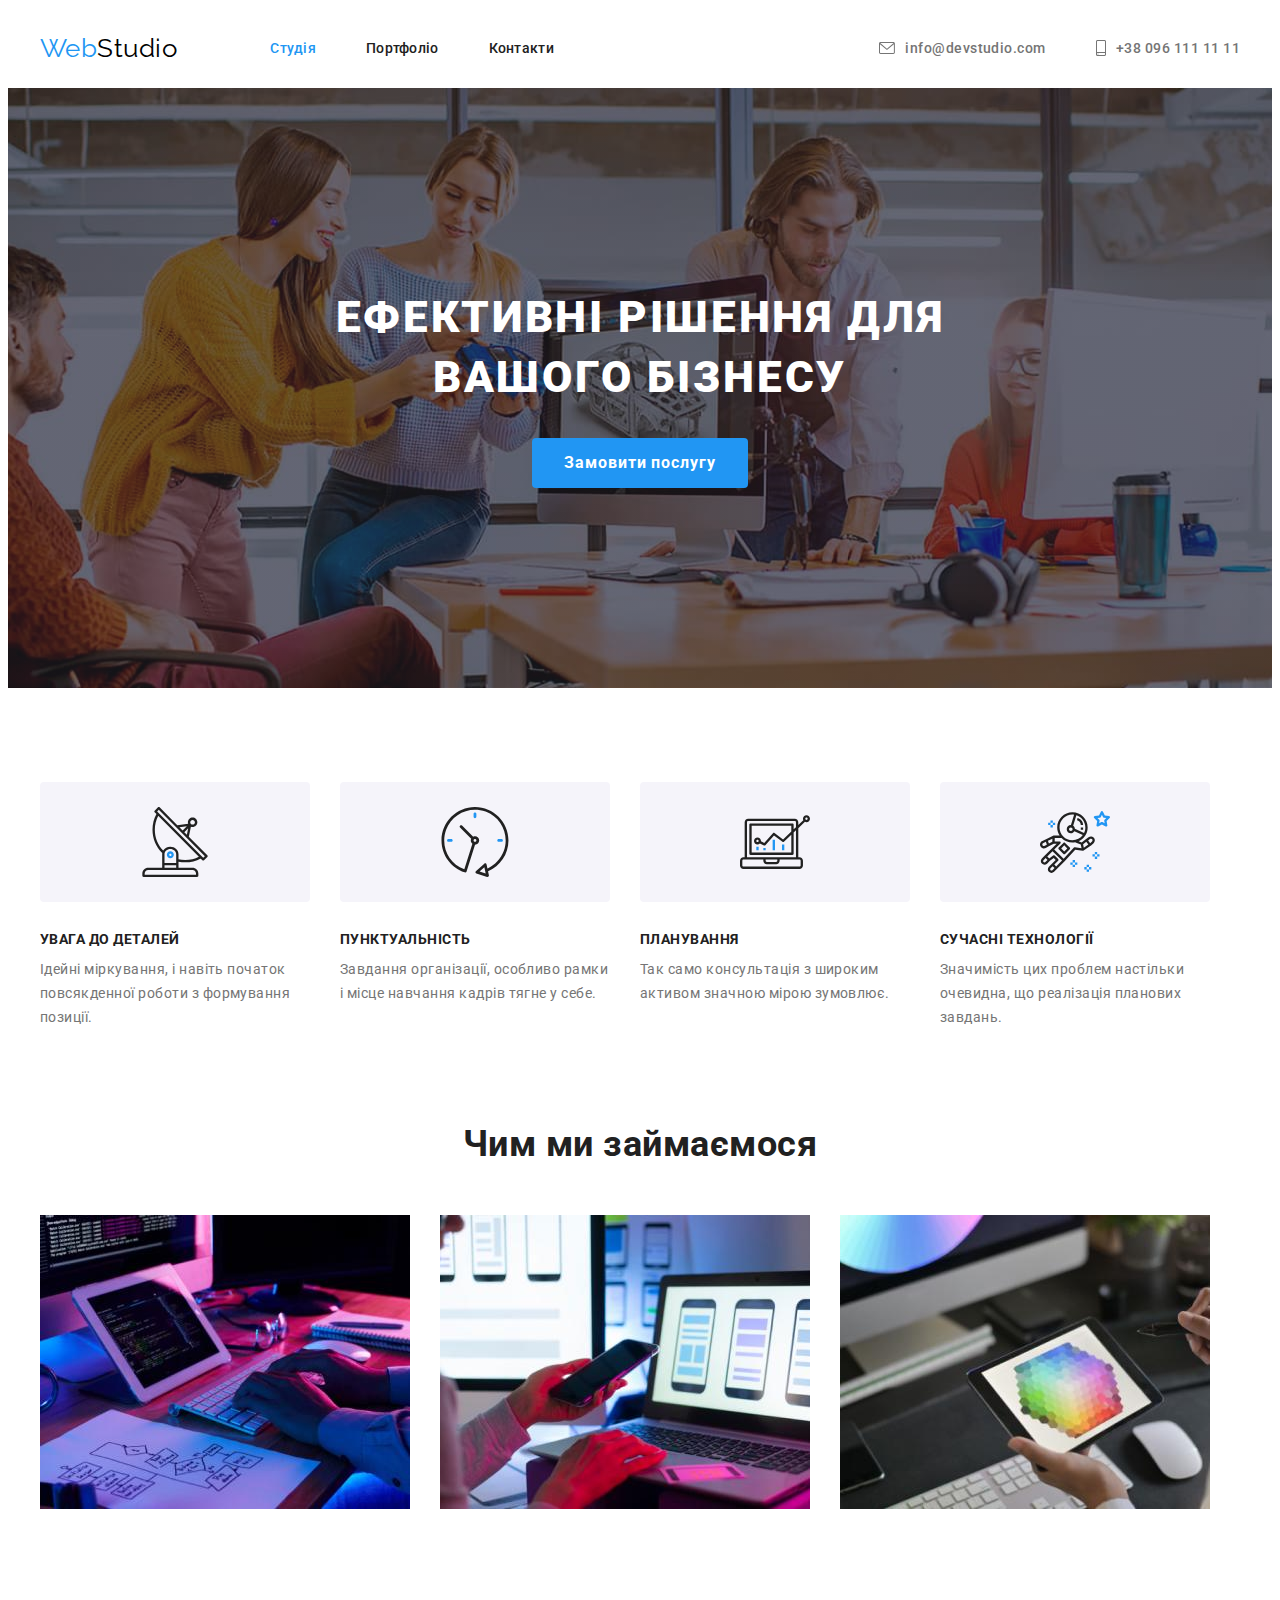
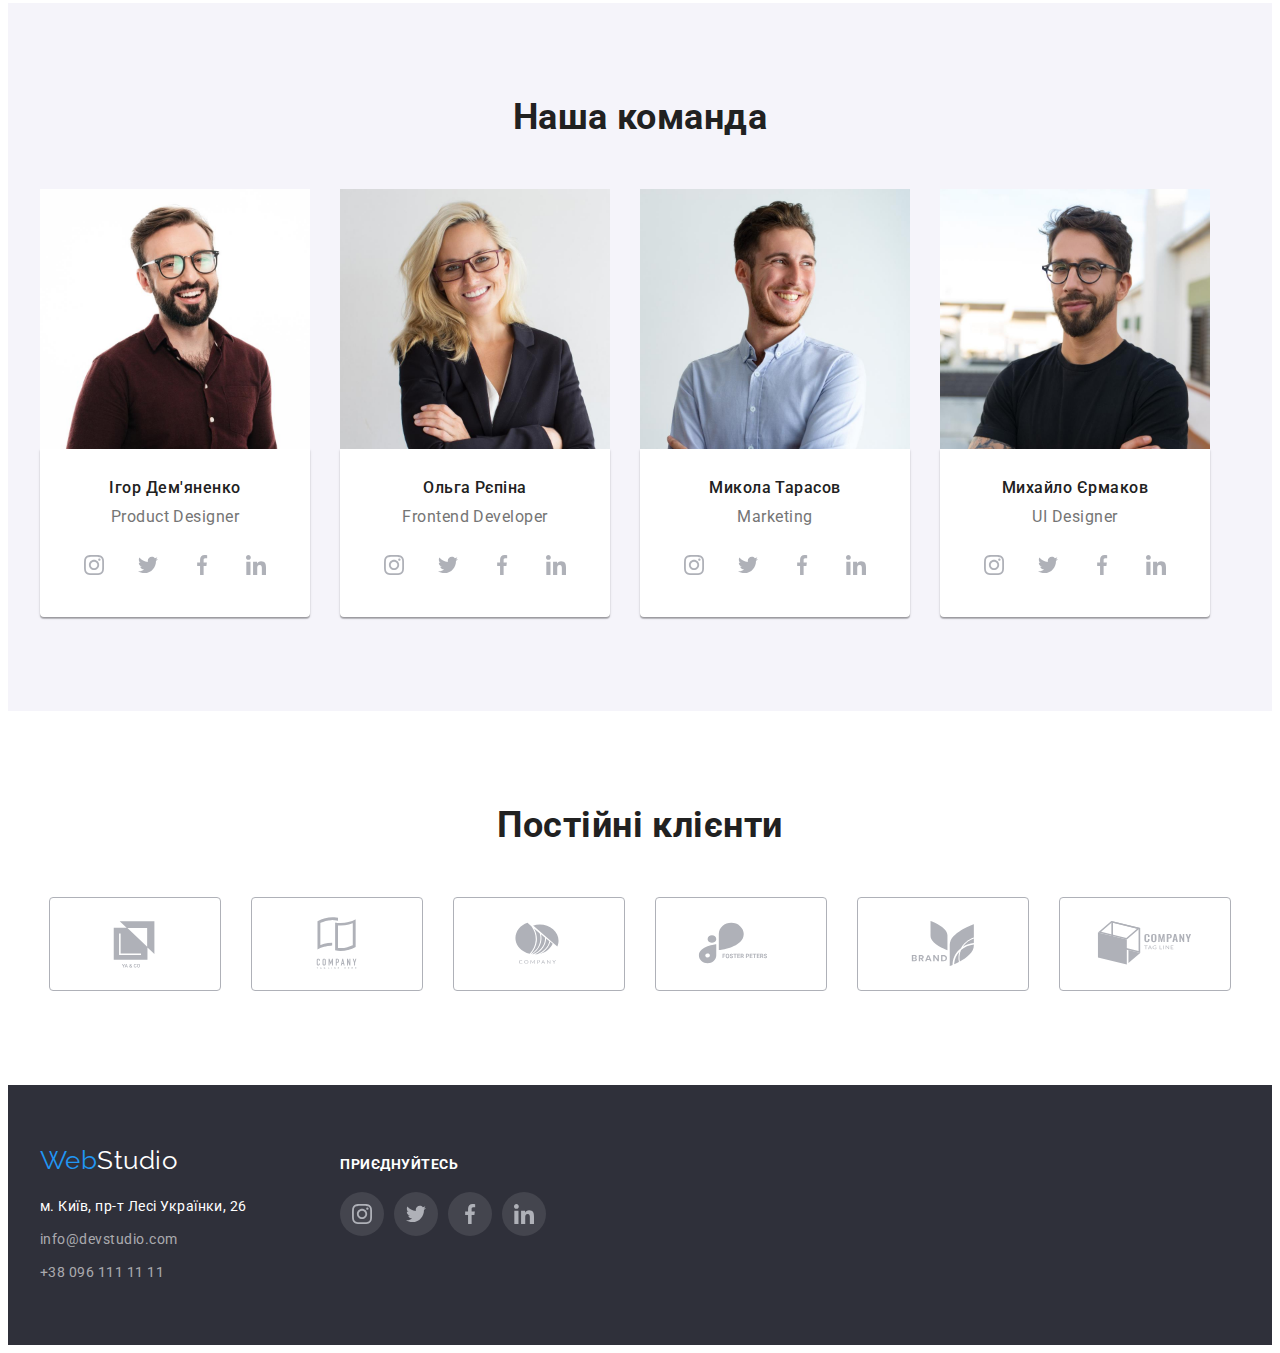
<file: index.html>
<!DOCTYPE html>
<html lang="uk">

<head>
    <meta charset="UTF-8">
    <meta http-equiv="X-UA-Compatible" content="IE=edge">
    <meta name="viewport" content="width=device-width, initial-scale=1.0">
    <title>Web Studio</title>
    <link href="https://fonts.googleapis.com/css2?family=Raleway:wght@700&family=Roboto:wght@400;500;700;900&display=swap" rel="stylesheet">
    <link rel="stylesheet" href="https://cdnjs.cloudflare.com/ajax/libs/modern-normalize/1.1.0/modern-normalize.min.css"
        integrity="sha512-wpPYUAdjBVSE4KJnH1VR1HeZfpl1ub8YT/NKx4PuQ5NmX2tKuGu6U/JRp5y+Y8XG2tV+wKQpNHVUX03MfMFn9Q=="
        crossorigin="anonymous" referrerpolicy="no-referrer" />   
    <link rel="stylesheet" href="./css/styles.css">
</head>

<body>
    <header>
            <div class="container top">
                <a href="./index.html" class="logo link">Web<span class="logo-top">Studio</span></a>
                <nav>
                    <ul class="list nav-item">
                        <li class="item"><a href="./index.html" class="nav link current">Студія</a></li>
                        <li class="item"><a href="./portfolio.html" class="nav link">Портфоліо</a></li>
                        <li class="item"><a href="#" class="nav link">Контакти</a></li>
                    </ul>
                </nav>
                <ul class="list contact-item">
                    <li class="item contact-group"> 
                        <a href="mailto:info@devstudio.com" class="contact link">
                            <svg class="envelop" width="16" height="12">
                                <use href="./images/symbol-defs.svg#icon-envelope">
                                </use>
                            </svg>
                            info@devstudio.com    
                        </a>
                    </li>
                    <li class="item contact-group"> 
                        <a href="tel:+380961111111" class="contact link">
                            <svg class="smartphone" width="10" height="16">
                                <use href="./images/symbol-defs.svg#icon-smartphone">
                                </use>
                            </svg>
                            +38 096 111 11 11
                        </a>
                    </li>
                </ul>
            </div>
    </header>
    <main>
        <section class="hero">
                <h1 class="hero-title">Ефективні рішення для вашого бізнесу</h1>
                <button type="button" class="main-button">Замовити послугу</button>
        </section>

        <section class="features-section">
            <div class="container">
                <h2 hidden>Переваги</h2>
                <ul class="list features-list">
                    <li class="features-item">
                        <div class="features-svg-group">
                            <svg class="features-icon">
                            <use href="./images/symbol-defs.svg#icon-antenna">
                            </use>
                        </svg>
                        </div>
                        <h3 class="features-title">УВАГА ДО ДЕТАЛЕЙ</h3>
                        <p class="features-text">Ідейні міркування, і навіть початок повсякденної роботи з формування
                            позиції.</p>
                    </li>
                    <li class="features-item">
                        <div class="features-svg-group">
                            <svg class="features-icon">
                            <use href="./images/symbol-defs.svg#icon-clock">
                            </use>
                        </svg>
                        </div>
                        <h3 class="features-title">ПУНКТУАЛЬНІСТЬ</h3>
                        <p class="features-text">Завдання організації, особливо рамки і місце навчання кадрів тягне у себе.
                        </p>
                    </li>
                    <li class="features-item">
                        <div class="features-svg-group">
                            <svg class="features-icon">
                            <use href="./images/symbol-defs.svg#icon-diagram">
                            </use>
                        </svg>
                        </div>
                        <h3 class="features-title">ПЛАНУВАННЯ</h3>
                        <p class="features-text">Так само консультація з широким активом значною мірою зумовлює.</p>
                    </li>
                    <li class="features-item">
                        <div class="features-svg-group">
                            <svg class="features-icon">
                            <use href="./images/symbol-defs.svg#icon-astronaut">
                            </use>
                        </svg>
                        </div>
                        <h3 class="features-title">СУЧАСНІ ТЕХНОЛОГІЇ</h3>
                        <p class="features-text">Значимість цих проблем настільки очевидна, що реалізація планових завдань.
                        </p>
                    </li>
                </ul>
            </div>
        </section>
        
        <section class="works">
            <div class="container">
                <h2 class="title">Чим ми займаємося</h2>
                <ul class="list works-list">
                    <li class="work-item"><img src="./images/computer.jpg" alt="Людина працює на комп'ютері" width="370" height="294">
                    </li>
                    <li class="work-item"><img src="./images/telephone.jpg" alt="Людина працює на телефоні" width="370" height="294">
                    </li>
                    <li class="work-item"><img src="./images/tablet.jpg" alt="Людина працює на планшеті" width="370" height="294"></li>
                </ul>
            </div>
        </section>
        
        <section class="team">
            <div class="container">
                <h2 class="title">Наша команда</h2>
                <ul class="list team-list">
                    <li>
                        <img src="./images/employee-1.jpg" alt="Усміхнений хлопець в окулярах та сорочці" width="270" height="260">
                            <div class="team-item">
                                <h3 class="team-title">Ігор Дем'яненко</h3>
                                <p lang="en" class="team-text">Product Designer</p>
                                <ul class="team-social-icon-list list">
                                    <li class="team-social-icon-item">
                                        <a href="" class="team-social-icon-link">
                                            <svg class="team-social-icon-svg">
                                                <use href="./images/symbol-defs.svg#icon-instagram"></use>
                                            </svg>
                                        </a>
                                    </li>
                                    <li class="team-social-icon-item">
                                        <a href="" class="team-social-icon-link">
                                            <svg class="team-social-icon-svg">
                                                <use href="./images/symbol-defs.svg#icon-twitter"></use>
                                            </svg>
                                        </a>
                                    </li>
                                    <li class="team-social-icon-item">
                                        <a href="" class="team-social-icon-link">
                                            <svg class="team-social-icon-svg">
                                                <use href="./images/symbol-defs.svg#icon-facebook"></use>
                                            </svg>
                                        </a>
                                    </li>
                                    <li class="team-social-icon-item">
                                        <a href="" class="team-social-icon-link">
                                            <svg class="team-social-icon-svg">
                                                <use href="./images/symbol-defs.svg#icon-linkedin"></use>
                                            </svg>
                                        </a>
                                    </li>
                                </ul>
                            </div>
                    </li>
                    <li>
                        <img src="./images/employee-2.jpg" alt="Усміхнена дівчина в окулярах та піджаку" width="270" height="260">
                            <div class="team-item">
                                <h3 class="team-title">Ольга Рєпіна</h3>
                                <p lang="en" class="team-text">Frontend Developer</p>
                                <ul class="team-social-icon-list list">
                                    <li class="team-social-icon-item">
                                        <a href="" class="team-social-icon-link">
                                            <svg class="team-social-icon-svg">
                                                <use href="./images/symbol-defs.svg#icon-instagram"></use>
                                            </svg>
                                        </a>
                                    </li>
                                    <li class="team-social-icon-item">
                                        <a href="" class="team-social-icon-link">
                                            <svg class="team-social-icon-svg">
                                                <use href="./images/symbol-defs.svg#icon-twitter"></use>
                                            </svg>
                                        </a>
                                    </li>
                                    <li class="team-social-icon-item">
                                        <a href="" class="team-social-icon-link">
                                            <svg class="team-social-icon-svg">
                                                <use href="./images/symbol-defs.svg#icon-facebook"></use>
                                            </svg>
                                        </a>
                                    </li>
                                    <li class="team-social-icon-item">
                                        <a href="" class="team-social-icon-link">
                                            <svg class="team-social-icon-svg">
                                                <use href="./images/symbol-defs.svg#icon-linkedin"></use>
                                            </svg>
                                        </a>
                                    </li>
                                </ul>
                            </div>    
                    </li>
                    <li>
                        <img src="./images/employee-3.jpg" alt="Усміхнений хлопець у сорочці" width="270" height="260">
                            <div class="team-item">
                                <h3 class="team-title">Микола Тарасов</h3>
                                <p lang="en" class="team-text">Marketing</p>
                                <ul class="team-social-icon-list list">
                                    <li class="team-social-icon-item">
                                        <a href="" class="team-social-icon-link">
                                            <svg class="team-social-icon-svg">
                                                <use href="./images/symbol-defs.svg#icon-instagram"></use>
                                            </svg>
                                        </a>
                                    </li>
                                    <li class="team-social-icon-item">
                                        <a href="" class="team-social-icon-link">
                                            <svg class="team-social-icon-svg">
                                                <use href="./images/symbol-defs.svg#icon-twitter"></use>
                                            </svg>
                                        </a>
                                    </li>
                                    <li class="team-social-icon-item">
                                        <a href="" class="team-social-icon-link">
                                            <svg class="team-social-icon-svg">
                                                <use href="./images/symbol-defs.svg#icon-facebook"></use>
                                            </svg>
                                        </a>
                                    </li>
                                    <li class="team-social-icon-item">
                                        <a href="" class="team-social-icon-link">
                                            <svg class="team-social-icon-svg">
                                                <use href="./images/symbol-defs.svg#icon-linkedin"></use>
                                            </svg>
                                        </a>
                                    </li>
                                </ul>
                            </div>
                    </li>
                    <li>
                        <img src="./images/employee-4.jpg" alt="Усміхнений хлопець в окулярах і футболці" width="270" height="260">
                            <div class="team-item">
                                <h3 class="team-title">Михайло Єрмаков</h3>
                                <p lang="en" class="team-text">UI Designer</p>
                                <ul class="team-social-icon-list list">
                                    <li class="team-social-icon-item">
                                        <a href="" class="team-social-icon-link">
                                            <svg class="team-social-icon-svg">
                                                <use href="./images/symbol-defs.svg#icon-instagram"></use>
                                            </svg>
                                        </a>
                                    </li>
                                    <li class="team-social-icon-item">
                                        <a href="" class="team-social-icon-link">
                                            <svg class="team-social-icon-svg">
                                                <use href="./images/symbol-defs.svg#icon-twitter"></use>
                                            </svg>
                                        </a>
                                    </li>
                                    <li class="team-social-icon-item">
                                        <a href="" class="team-social-icon-link">
                                            <svg class="team-social-icon-svg">
                                                <use href="./images/symbol-defs.svg#icon-facebook"></use>
                                            </svg>
                                        </a>
                                    </li>
                                    <li class="team-social-icon-item">
                                        <a href="" class="team-social-icon-link">
                                            <svg class="team-social-icon-svg">
                                                <use href="./images/symbol-defs.svg#icon-linkedin"></use>
                                            </svg>
                                        </a>
                                    </li>
                                </ul>
                            </div>
                    </li>
                </ul>
            </div>
        </section>

        <section class="clients-section">
            <div class="container">
                <h2 class="title">Постійні клієнти</h2>
                <ul class="clients-list list">
                    <li class="clients-item">
                        <a href="" class="clients-link">
                            <svg class="clients-icon">
                                <use href="./images/symbol-defs.svg#icon-group-1"></use>
                            </svg>
                        </a>
                    </li>
                    <li class="clients-item">
                        <a href="" class="clients-link">
                            <svg class="clients-icon">
                                <use href="./images/symbol-defs.svg#icon-group-2"></use>
                            </svg>
                        </a>
                    </li>
                    <li class="clients-item">
                        <a href="" class="clients-link">
                            <svg class="clients-icon">
                                <use href="./images/symbol-defs.svg#icon-group-3"></use>
                            </svg>
                        </a>
                    </li>
                    <li class="clients-item">
                        <a href="" class="clients-link">
                            <svg class="clients-icon">
                                <use href="./images/symbol-defs.svg#icon-group-4"></use>
                            </svg>
                        </a>
                    </li>
                    <li class="clients-item">
                        <a href="" class="clients-link">
                            <svg class="clients-icon">
                                <use href="./images/symbol-defs.svg#icon-group-5"></use>
                            </svg>
                        </a>
                    </li>
                    <li class="clients-item">
                        <a href="" class="clients-link">
                            <svg class="clients-icon">
                                <use href="./images/symbol-defs.svg#icon-group-6"></use>
                            </svg>
                        </a>
                    </li>
                </ul>
            </div>
        </section> 
    </main>
        <footer>
            <div class="container bottom">
                <div>
                    <a href="./index.html" class="logo link">Web<span class="logo-bottom">Studio</span></a>
                    <address>
                        <ul class="list">
                            <li class="address-item"><a href="https://goo.gl/maps/nYdjSxgxHVRN7o8v5" rel="noopener noreferrer nofollow"
                                    target="_blank" class="street link">м. Київ, пр-т Лесі Українки, 26</a></li>
                            <li class="address-item"><a href="mailto:info@devstudio.com" class="address link">info@devstudio.com</a></li>
                            <li class="address-item"><a href="tel:+380961111111" class="address link">+38 096 111 11 11</a></li>
                        </ul>
                    </address>
                </div>

                <div class="footer-socials">
                    <h2 class="footer-socials-title">приєднуйтесь</h2>
                    <ul class="footer-social-icon-list list">
                        <li class="footer-social-icon-item">
                            <a href="" class="footer-social-icon-link">
                                <svg class="footer-social-icon-svg">
                                    <use href="./images/symbol-defs.svg#icon-instagram"></use>
                                </svg>
                            </a>
                        </li>
                        <li class="footer-social-icon-item">
                            <a href="" class="footer-social-icon-link">
                                <svg class="footer-social-icon-svg">
                                    <use href="./images/symbol-defs.svg#icon-twitter"></use>
                                </svg>
                            </a>
                        </li>
                        <li class="footer-social-icon-item">
                            <a href="" class="footer-social-icon-link">
                                <svg class="footer-social-icon-svg">
                                    <use href="./images/symbol-defs.svg#icon-facebook"></use>
                                </svg>
                            </a>
                        </li>
                        <li class="footer-social-icon-item">
                            <a href="" class="footer-social-icon-link">
                                <svg class="footer-social-icon-svg">
                                    <use href="./images/symbol-defs.svg#icon-linkedin"></use>
                                </svg>
                            </a>
                        </li>
                    </ul>
                </div>
            </div>
        </footer>
</body>

</html>
</file>
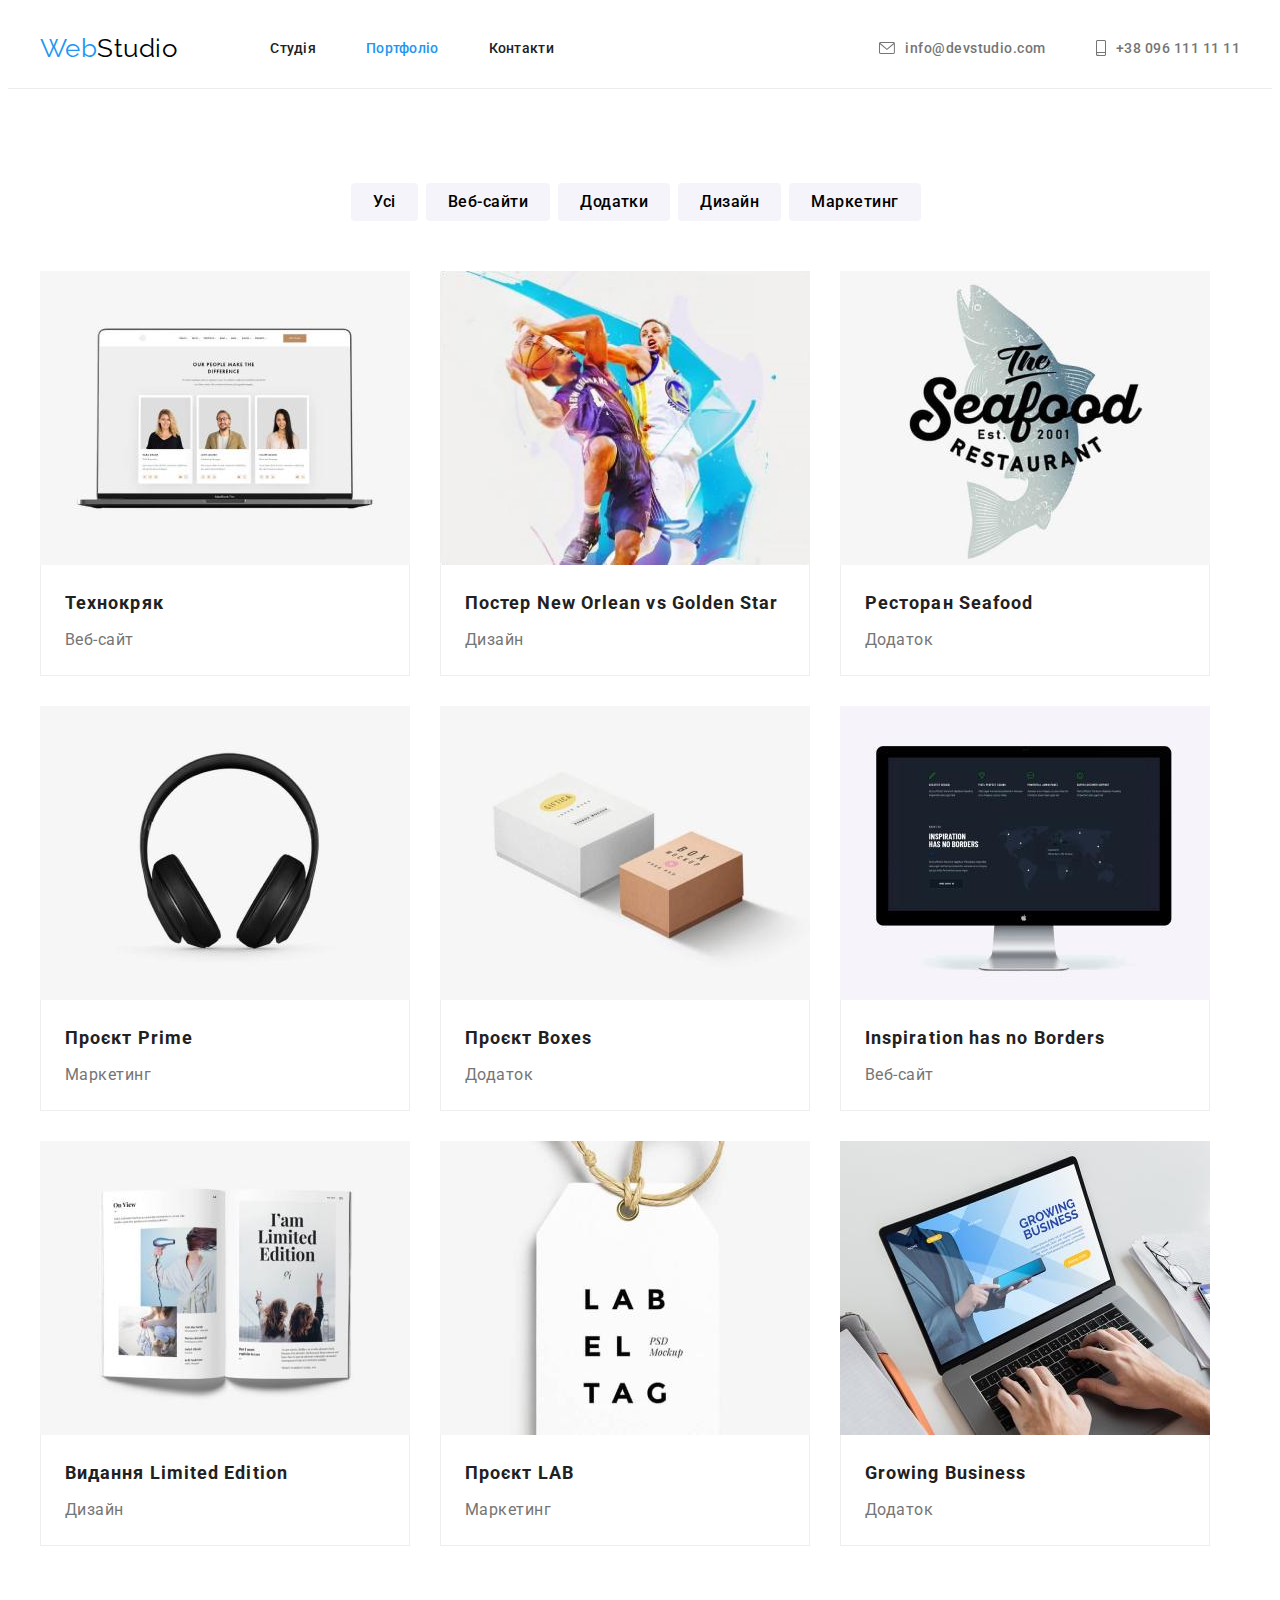
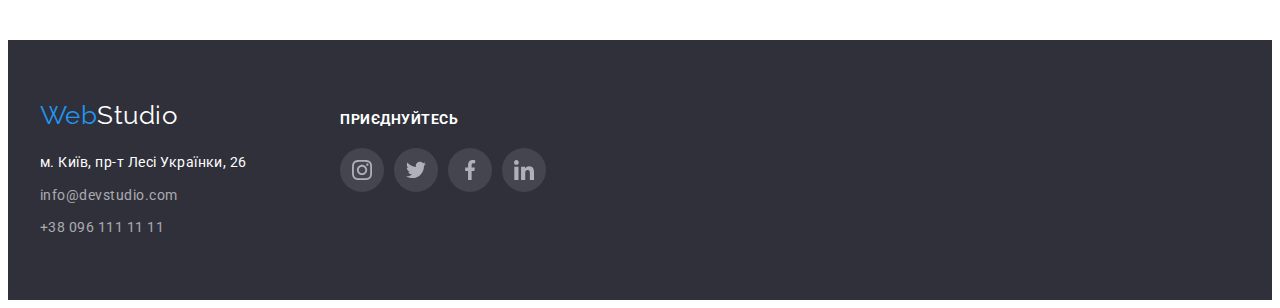
<file: portfolio.html>
<!DOCTYPE html>
<html lang="uk">

<head>
    <meta charset="UTF-8">
    <meta http-equiv="X-UA-Compatible" content="IE=edge">
    <meta name="viewport" content="width=device-width, initial-scale=1.0">
    <title>Portfolio</title>
    <link href="https://fonts.googleapis.com/css2?family=Raleway:wght@700&family=Roboto:wght@400;500;700;900&display=swap"
        rel="stylesheet">
    <link rel="stylesheet" href="https://cdnjs.cloudflare.com/ajax/libs/modern-normalize/1.1.0/modern-normalize.min.css"
        integrity="sha512-wpPYUAdjBVSE4KJnH1VR1HeZfpl1ub8YT/NKx4PuQ5NmX2tKuGu6U/JRp5y+Y8XG2tV+wKQpNHVUX03MfMFn9Q=="
        crossorigin="anonymous" referrerpolicy="no-referrer" />
    <link rel="stylesheet" href="./css/styles.css">
</head>

<body>
    <header class="header">
        <div class="container top">
            <a href="./index.html" class="logo link">Web<span class="logo-top">Studio</span></a>
            <nav>
                <ul class="list nav-item">
                    <li class="item"><a href="./index.html" class="nav link">Студія</a></li>
                    <li class="item"><a href="./portfolio.html" class="nav link current">Портфоліо</a></li>
                    <li class="item"><a href="#" class="nav link">Контакти</a></li>
                </ul>
            </nav>
            <ul class="list contact-item">
                <li class="item contact-group">
                    <a href="mailto:info@devstudio.com" class="contact link">
                        <svg class="envelop" width="16" height="12">
                            <use href="./images/symbol-defs.svg#icon-envelope">
                            </use>
                        </svg>
                        info@devstudio.com
                    </a>
                </li>
                <li class="item contact-group">
                    <a href="tel:+380961111111" class="contact link">
                        <svg class="smartphone" width="10" height="16">
                            <use href="./images/symbol-defs.svg#icon-smartphone">
                            </use>
                        </svg>
                        +38 096 111 11 11
                    </a>
                </li>
            </ul>
        </div>
    </header>
    <main>
        <section class="second-page">
            <div class="container">
                <h1 hidden>Фільтр робіт</h1>
                <ul class="list filtr-list">
                    <li><button type="button" class="secondary-button">Усі</button></li>
                    <li><button type="button" class="secondary-button">Веб-сайти</button></li>
                    <li><button type="button" class="secondary-button">Додатки</button></li>
                    <li><button type="button" class="secondary-button">Дизайн</button></li>
                    <li><button type="button" class="secondary-button">Маркетинг</button></li>
                </ul>
            
                <ul class="list examples-list">
                    <li>
                        <a href="#" class="example-hover link">
                            <img src="./images/notebook-monitor.jpg" alt="Єкран ноутбука" width="370" height="294">
                                <div class="example-item">
                                    <h2 class="example-title">Технокряк</h2>
                                    <p class="example-text">Веб-сайт</p>
                                </div>    
                        </a>
                    </li>
                    <li class="example-hover">
                        <a href="#" class="link">
                            <img src="./images/baseball.jpg" alt="Два баскетболісти" width="370" height="294">
                                <div class="example-item">
                                    <h2 class="example-title">Постер New Orlean vs Golden Star</h2>
                                    <p class="example-text">Дизайн</p>
                                </div>    
                        </a>
                    </li>
                    <li class="example-hover">
                        <a href="#" class="link">
                            <img src="./images/fish-logo.jpg" alt="Лого на фоні риби" width="370" height="294">
                                <div class="example-item">
                                    <h2 class="example-title">Ресторан Seafood</h2>
                                    <p class="example-text">Додаток</p>
                                </div>    
                        </a>
                    </li>
                    <li class="example-hover">
                        <a href="#" class="link">
                            <img src="./images/headphones.jpg" alt="Великі чорні бездротові навушники" width="370" height="294">
                                <div class="example-item">
                                    <h2 class="example-title">Проєкт Prime</h2>
                                    <p class="example-text">Маркетинг</p>
                                </div>
                        </a>
                    </li>
                    <li class="example example-hover">
                        <a href="#" class="link">
                            <img src="./images/boxes.jpg" alt="Два боксі білого та помаранчевого кольору" width="370" height="294">
                                <div class="example-item">
                                    <h2 class="example-title">Проєкт Boxes</h2>
                                    <p class="example-text">Додаток</p>
                                </div>    
                        </a>
                    </li>
                    <li class="example-hover">
                        <a href="#" class="link">
                            <img src="./images/computer-monitor.jpg" alt="Монітор комп'ютера з відкритим веб-сайтом" width="370"
                                height="294">
                                <div class="example-item">
                                    <h2 class="example-title">Inspiration has no Borders</h2>
                                    <p class="example-text">Веб-сайт</p>
                                </div>
                            </a>
                    </li>
                    <li class="example example-hover">
                        <a href="#" class="link">
                            <img src="./images/magazine-spread.jpg" alt="Розворот журнала" width="370" height="294">
                                <div class="example-item">
                                    <h2 class="example-title">Видання Limited Edition</h2>
                                    <p class="example-text">Дизайн</p>
                                </div>    
                        </a>
                    </li>
                    <li class="example-hover">
                        <a href="#" class="link">
                            <img src="./images/lab-tag.jpg" alt="Ярлик з назвою проекта" width="370" height="294">
                                <div class="example-item">
                                    <h2 class="example-title">Проєкт LAB</h2>
                                    <p class="example-text">Маркетинг</p>
                                </div>
                        </a>
                    </li>
                    <li class="example-hover">
                        <a href="#" class="link">
                            <img src="./images/notebook-hands.jpg" alt="Людина працює на ноутбуці" width="370" height="294">
                                <div class="example-item">
                                    <h2 class="example-title">Growing Business</h2>
                                    <p class="example-text">Додаток</p>
                                </div>    
                        </a>
                    </li>
                </ul>
            </div>
        </section>      
    </main>
    <footer>
        <div class="container bottom">
            <div>
                <a href="./index.html" class="logo link">Web<span class="logo-bottom">Studio</span></a>
                <address>
                    <ul class="list">
                        <li class="address-item"><a href="https://goo.gl/maps/nYdjSxgxHVRN7o8v5"
                                rel="noopener noreferrer nofollow" target="_blank" class="street link">м. Київ, пр-т Лесі
                                Українки, 26</a></li>
                        <li class="address-item"><a href="mailto:info@devstudio.com"
                                class="address link">info@devstudio.com</a></li>
                        <li class="address-item"><a href="tel:+380961111111" class="address link">+38 096 111 11 11</a></li>
                    </ul>
                </address>
            </div>
    
            <div class="footer-socials">
                <h2 class="footer-socials-title">приєднуйтесь</h2>
                <ul class="footer-social-icon-list list">
                    <li class="footer-social-icon-item">
                        <a href="" class="footer-social-icon-link">
                            <svg class="footer-social-icon-svg">
                                <use href="./images/symbol-defs.svg#icon-instagram"></use>
                            </svg>
                        </a>
                    </li>
                    <li class="footer-social-icon-item">
                        <a href="" class="footer-social-icon-link">
                            <svg class="footer-social-icon-svg">
                                <use href="./images/symbol-defs.svg#icon-twitter"></use>
                            </svg>
                        </a>
                    </li>
                    <li class="footer-social-icon-item">
                        <a href="" class="footer-social-icon-link">
                            <svg class="footer-social-icon-svg">
                                <use href="./images/symbol-defs.svg#icon-facebook"></use>
                            </svg>
                        </a>
                    </li>
                    <li class="footer-social-icon-item">
                        <a href="" class="footer-social-icon-link">
                            <svg class="footer-social-icon-svg">
                                <use href="./images/symbol-defs.svg#icon-linkedin"></use>
                            </svg>
                        </a>
                    </li>
                </ul>
            </div>
        </div>
    </footer>
</body>

</html>
</file>
<file: css/styles.css>
:root {
    --accent: #2196F3;
    --main-font-color: #212121;
    --additional-font-color: #757575;
    --white-color: #FFFFFF;
    --black-color: #000000;
    --address-color: rgba(255, 255, 255, 0.6);
    --hero-background: #C4C4C4;
    --third-section-and-portfoliobtn-background: #F5F4FA;
    --footer-background: #2F303A;
    --header-border: #ECECEC; 
    --portfolio-border-list: #EEEEEE;
    --btn-active: #188CE8;
    --client-group-color: #AFB1B8;
}

body {
    color: var(--main-font-color);
    font-family: 'Roboto', sans-serif;
    font-weight: 400;
    letter-spacing: 0.03em;
}

img {
    display: block;
}

.list {
    list-style: none;
    margin: 0;
    padding: 0;
}

.container {
    width: 1200px;
    margin-left: auto;
    margin-right: auto;
    padding-left: 15px;
    padding-right: 15px;
}

header {
    height: 80px;
}

.header {
    border-bottom: 1px solid #ECECEC;
}

nav {
    font-weight: 500;
    font-size: 14px;
    line-height: 1.17;
    letter-spacing: 0.02em;
}

.top {
   display: flex;
   align-items: center;
}

.nav-item {
    display: flex;
}

.nav:hover,
.nav:focus {
    color: var(--accent);
}

.item > .link {
    display: flex;
    align-items: center;

    padding-top: 32px;
    padding-bottom: 32px;
}

.item + .item {
    margin-left: 50px;
}

.link.current {
    color: var(--accent);
}

.link {
    color: var(--main-font-color);
    text-decoration: none;
}

.logo {
    color: var(--accent);
    font-family: 'Raleway', sans-serif;
    font-size: 26px;
    line-height: 1.19;
    margin-right: 93px;
}

.logo-top {
    color: var(--black-color);
}

.contact-item {
    display: flex;
    margin-left: auto;
}

.contact-group {
    display: flex;
    align-items: center;
    gap: 10px;
}

.envelop {
    fill: var(--additional-font-color);
    margin-right: 10px;
}

.smartphone {
    fill: var(--additional-font-color);
    margin-right: 10px;
}

.contact {
    color: var(--additional-font-color);
    font-weight: 500;
    font-size: 14px;
    line-height: 1.17;
}

.contact:hover,
.contact:focus {
    color: var(--accent);
}

.contact:hover .envelop,
.contact:focus .envelop {
    fill: var(--accent);
}

.contact:hover .smartphone,
.contact:focus .smartphone {
    fill: var(--accent);
}

.hero {
    max-width: 1600px;
    background-image: linear-gradient(rgba(47, 48, 58, 0.4), rgba(47, 48, 58, 0.4)), url('../images/bcg-hero.jpg');
    background-color: var(--hero-background);
    background-repeat: no-repeat;
    background-position: center;
    background-size: cover;

    color: var(--white-color);

    text-align: center;
    padding-top: 200px;
    padding-bottom: 200px;
}

.hero-title {
    font-weight: 900;
    font-size: 44px;
    line-height: 1.36;
    text-transform: uppercase;
    letter-spacing: 0.06em;
    max-width: 696px;
    margin-top: 0;
    margin-right: auto;
    margin-bottom: 30px;
    margin-left: auto;
}

.main-button {
    color: inherit;
    background-color: var(--accent);
    font-family: 'Roboto', sans-serif;
    font-weight: 700;
    font-size: 16px;
    line-height: 1.88;
    letter-spacing: 0.06em;
    cursor: pointer;
    padding: 10px 32px;
    border-radius: 4px;
    border: 0;
}

.main-button:hover,
.main-button:focus {
    background-color: var(--btn-active);
}

.features-section {
    padding-top: 94px;
    padding-bottom: 94px;
}

.features-list {
    display: flex;
    gap: 30px;
}

.features-item {
    width: 270px;
}

.features-svg-group {
    display: flex;
    justify-content: center;
    align-items: center;

    width: 270px;
    height: 120px;
    
    background-color: var(--third-section-and-portfoliobtn-background);        border-radius: 4px;
    
    margin-bottom: 30px;
}

.features-icon {
    width: 70px;
    height: 70px;

    display: block;
}

.features-title {
    font-size: 14px;
    line-height: 1.14;
    text-transform: uppercase;
    margin: 0 auto;
}

.features-text {
    color: var(--additional-font-color);
    font-size: 14px;
    line-height: 1.71;
    margin-top: 10px;
    margin-bottom: 0;
}

.works {
    padding-bottom: 94px;
}

.title {
    font-size: 36px;
    line-height: 1.16;
    text-align: center;
    margin-top: 0;
    margin-bottom: 50px;
}

.works-list {
    display: flex;
    gap: 30px;
}

.team {
    background-color: var(--third-section-and-portfoliobtn-background);
    padding-top: 94px;
    padding-bottom: 94px;
}

.team-list {
    display: flex;
    gap: 30px;
}

.team-item {
    padding-top: 30px;
    padding-bottom: 30px;

    background-color: var(--white-color);
    box-shadow: 0px 1px 3px rgba(0, 0, 0, 0.12), 0px 1px 1px rgba(0, 0, 0, 0.14), 0px 2px 1px rgba(0, 0, 0, 0.2);
    border-radius: 0px 0px 4px 4px;

    text-align: center;
}

.team-title {
    font-weight: 500;
    font-size: 16px;
    line-height: 1.18;
    margin-top: 0;
    margin-bottom: 10px;
}

.team-text {
    color: var(--additional-font-color);
    font-size: 16px;
    line-height: 1.18;
    margin-top: 0;
    margin-bottom: 16px;
}

.team-social-icon-list {
    display: flex;
    justify-content: center;
    align-items: center;
    gap: 10px;
}

.team-social-icon-item {
    display: flex;
    justify-content: center;
    align-items: center;
}

.team-social-icon-link {
    width: 44px;
    height: 44px;
    
    background-color: var(--white-color);
    color: var(--client-group-color);
    
    display: flex;
    justify-content: center;
    align-items: center;
}

.team-social-icon-link:hover,
.team-social-icon-link:focus {
    background-color: var(--accent);
    border-radius: 50%;
    color: var(--white-color);
}

.team-social-icon-svg {
    width: 20px;
    height: 20px;

    fill: var(--client-group-color);
}

.team-social-icon-link:hover .team-social-icon-svg {
    fill: var(--white-color);
}

.clients-section {
    padding-top: 94px;
    padding-bottom: 94px;
}

.clients-list {
    display: flex;
    justify-content: center;
    align-items: center;
    gap: 30px;
}

.clients-item {
    display: flex;
    justify-content: center;
    align-items: center;
}

.clients-link {
    display: flex;
    justify-content: center;
    align-items: center;

    width: 170px;
    height: 92px;

    border: 1px solid var(--client-group-color);
    border-radius: 4px;
}

.clients-link:hover,
.clients-link:focus {
    color: var(--accent);
    border-color: var(--accent);
}

.clients-icon {
    fill: var(--client-group-color);

    width: 106px;
    height: 60px;
}

.clients-link:hover .clients-icon {
    fill: var(--accent);
    border-color: var(--accent);
}

footer {
    background-color: var(--footer-background);
    padding-top: 60px;
    padding-bottom: 60px;
}

.bottom {
    display: flex;
    align-items: baseline;
}

footer .logo {
    display: block;
    margin-bottom: 20px;
}

.logo-bottom {
    color: var(--white-color);
    margin-bottom: 20px;
}

.street {
    color: var(--white-color);
    font-size: 14px;
    line-height: 1.71;
    font-style: normal;
}

.address {
    color: var(--address-color);
    font-style: normal;
    font-size: 14px;
    line-height: 1.71;
}

.address:hover,
.address:focus {
    color: var(--white-color);
} 

.address-item {
    display: block;
    margin-bottom: 9px;
}

.address-item:nth-last-child(1) {
    margin-bottom: 0;
}

.footer-socials {
    margin-left: 70px;
}

.footer-socials-title {
    color: var(--white-color);
    font-size: 14px;
    line-height: 1.14;
    text-transform: uppercase;
    margin-left: auto;
    margin-right: auto;
    margin-bottom: 20px;
}

.footer-social-icon-list {
    display: flex;
    justify-content: center;
    align-items: center;
    gap: 10px;
}

.footer-social-icon-item {
    display: flex;
    justify-content: center;
    align-items: center;
}

.footer-social-icon-link {
    width: 44px;
    height: 44px;

    background-color: rgba(255, 255, 255, 0.1);
    border-radius: 50%;
    color: var(--white-color);

    display: flex;
    justify-content: center;
    align-items: center;
}

.footer-social-icon-link:hover,
.footer-social-icon-link:focus {
    background-color: var(--accent);
    border-radius: 50%;
    color: var(--white-color);
}

.footer-social-icon-svg {
    width: 20px;
    height: 20px;

    fill: var(--client-group-color);
}

.footer-social-icon-link:hover .footer-social-icon-svg {
    fill: var(--white-color);
}

.second-page {
    padding-top: 94px;
    padding-bottom: 94px;
}

.secondary-button {
    background-color: var(--third-section-and-portfoliobtn-background);
    font-family: 'Roboto', sans-serif;
    font-weight: 500;
    font-size: 16px;
    line-height: 1.62;
    letter-spacing: 0.03em;
    cursor: pointer;
    padding: 6px 22px;
    border-radius: 4px;
    border: 0;
}

.secondary-button:hover,
.secondary-button:focus {
    background-color: var(--accent);
    color: var(--white-color);
}

.filtr-list {
    margin-bottom: 50px;
    display: flex;
    justify-content: center;
}

.filtr-list>li {
    padding-right: 8px;
}

.filtr-list:first-child {
    padding: 6px 25px;
}

.example-hover {
    display: block;
}

.example-hover:hover,
.example-hover:focus {
    box-shadow: 0px 1px 1px rgba(0, 0, 0, 0.12), 0px 4px 4px rgba(0, 0, 0, 0.06), 1px 4px 6px rgba(0, 0, 0, 0.16);
}

.example-title {
    font-size: 18px;
    line-height: 2;
    letter-spacing: 0.06em;
    margin-top: 0;
    margin-bottom: 4px;
}

.example-text {
    color: var(--additional-font-color);
    font-size: 16px;
    line-height: 1.87;
    margin: 0;
}


.examples-list {
    display: flex;
    flex-wrap: wrap;
    gap: 30px;
}

.example-item {
    padding-top: 20px;
    padding-right: 24px;
    padding-bottom: 20px;
    padding-left: 24px;
    border-right: 1px solid var(--portfolio-border-list);
    border-bottom: 1px solid var(--portfolio-border-list);
    border-left: 1px solid var(--portfolio-border-list);
}
</file>
